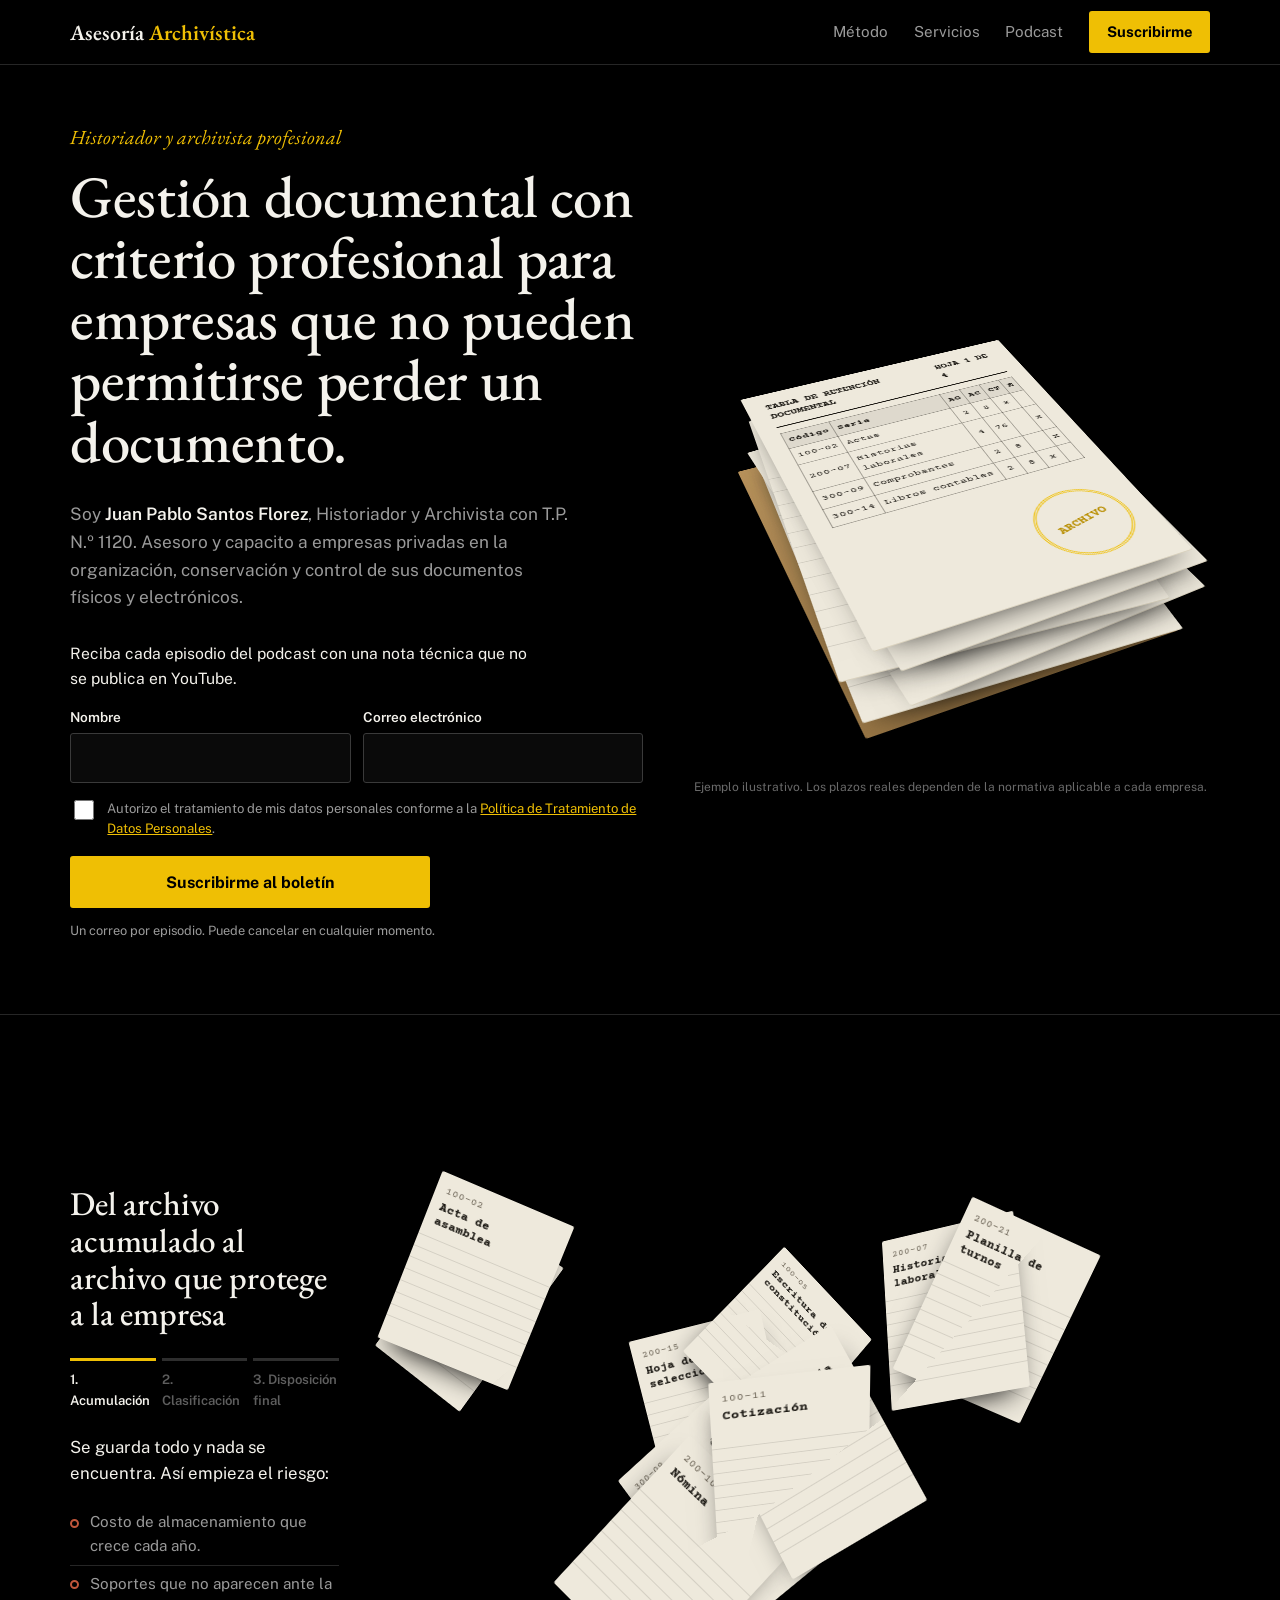
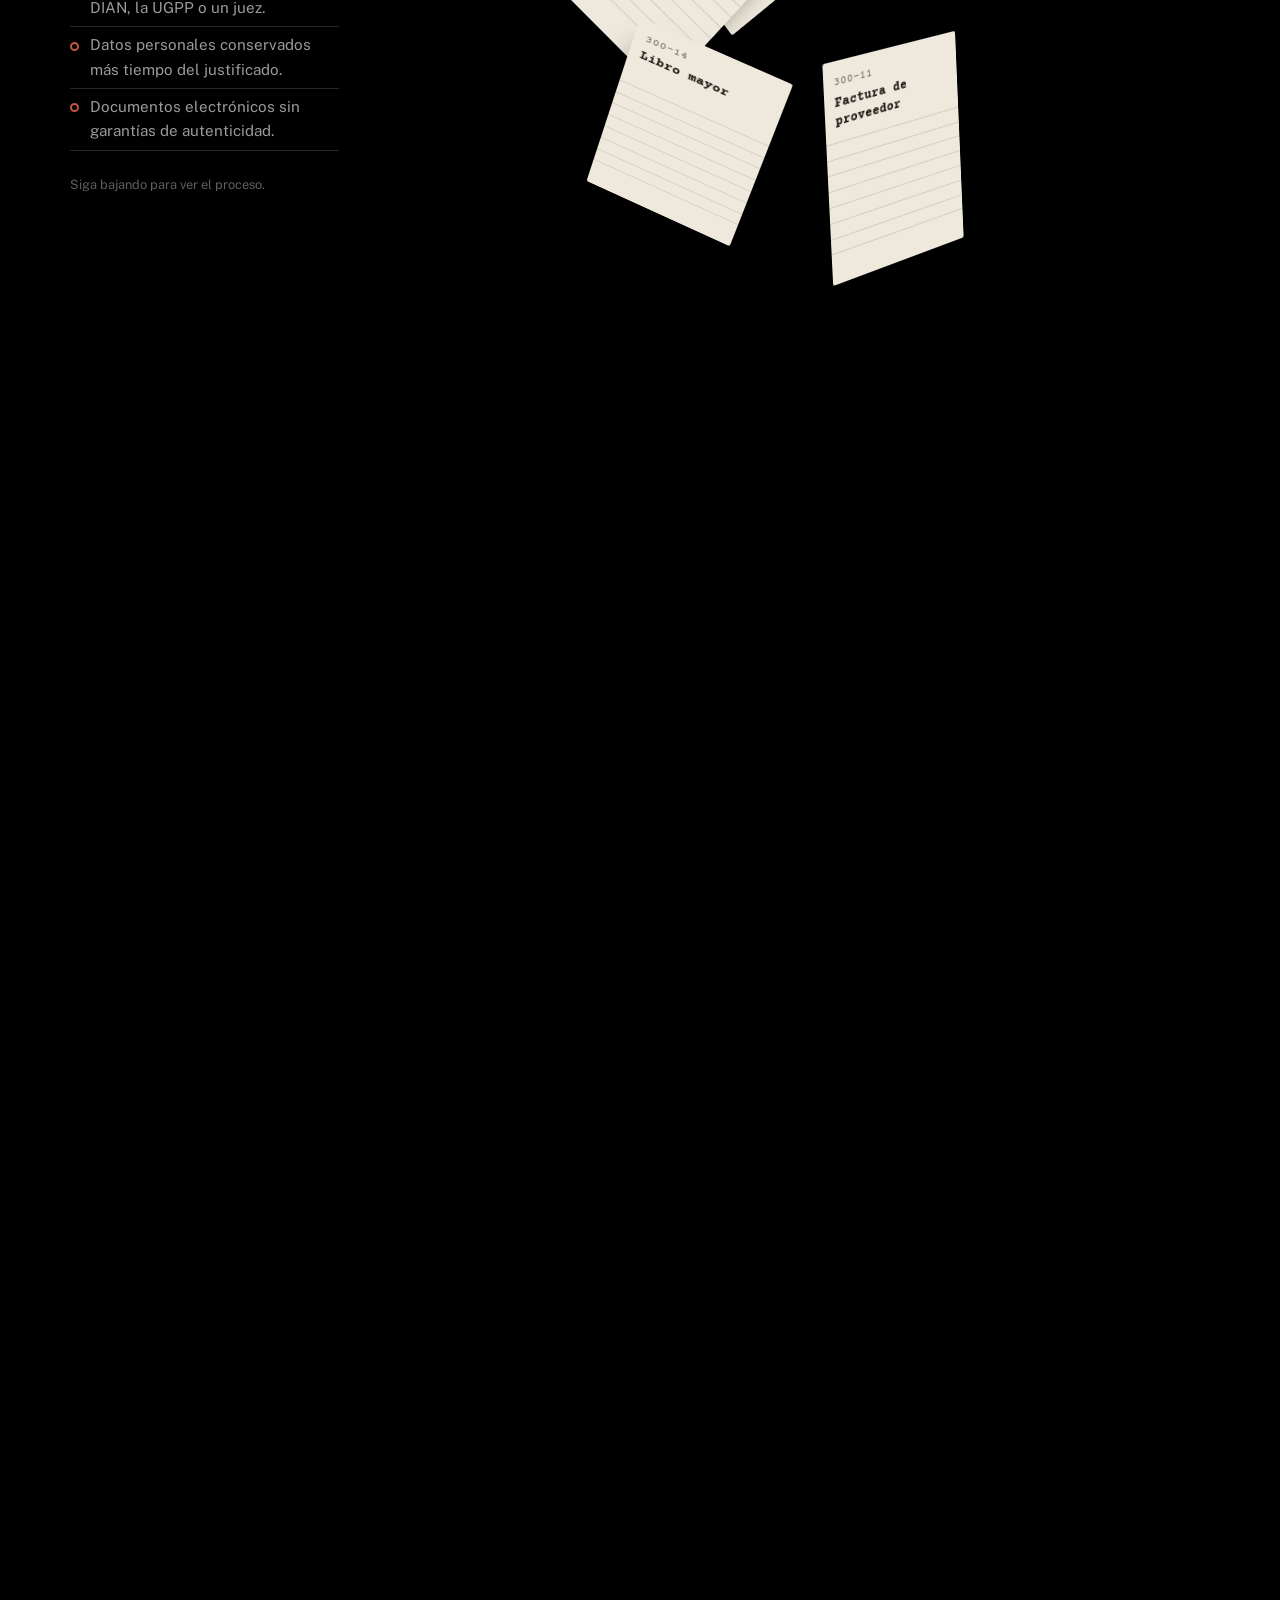
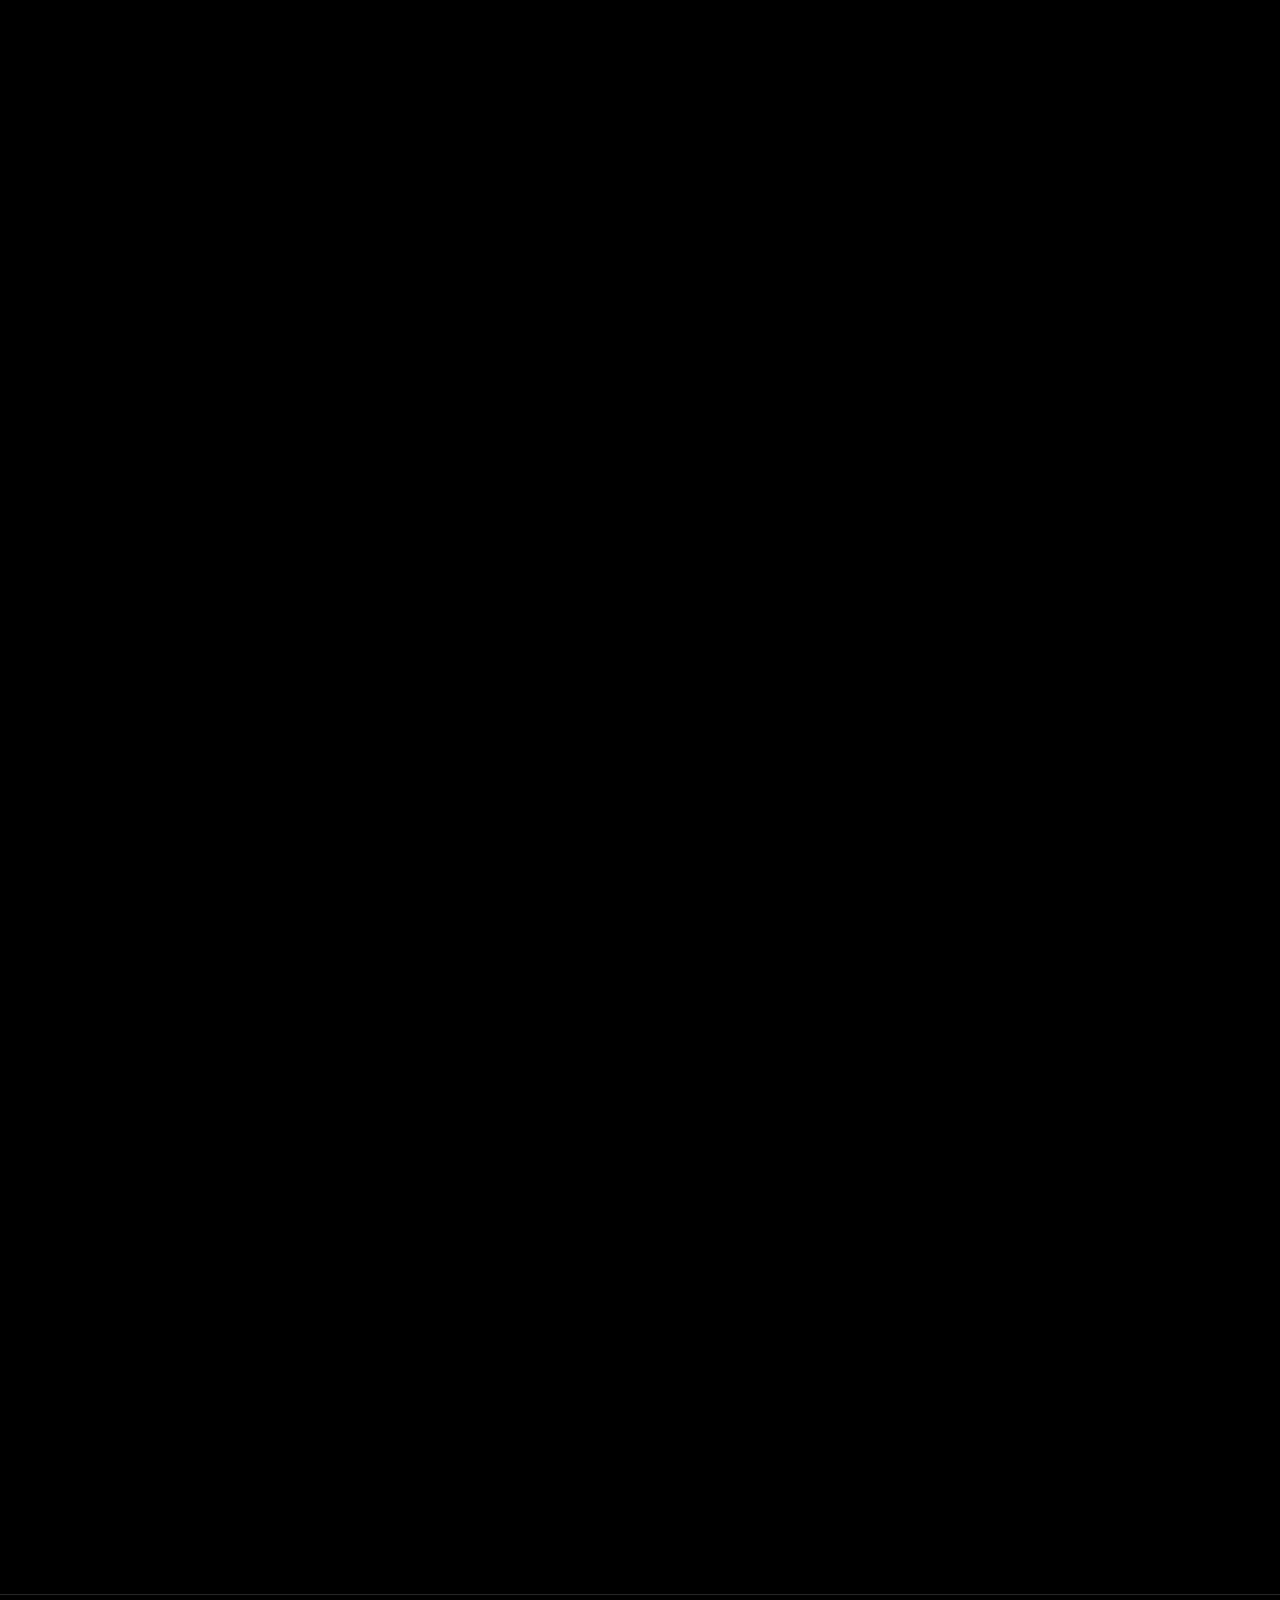
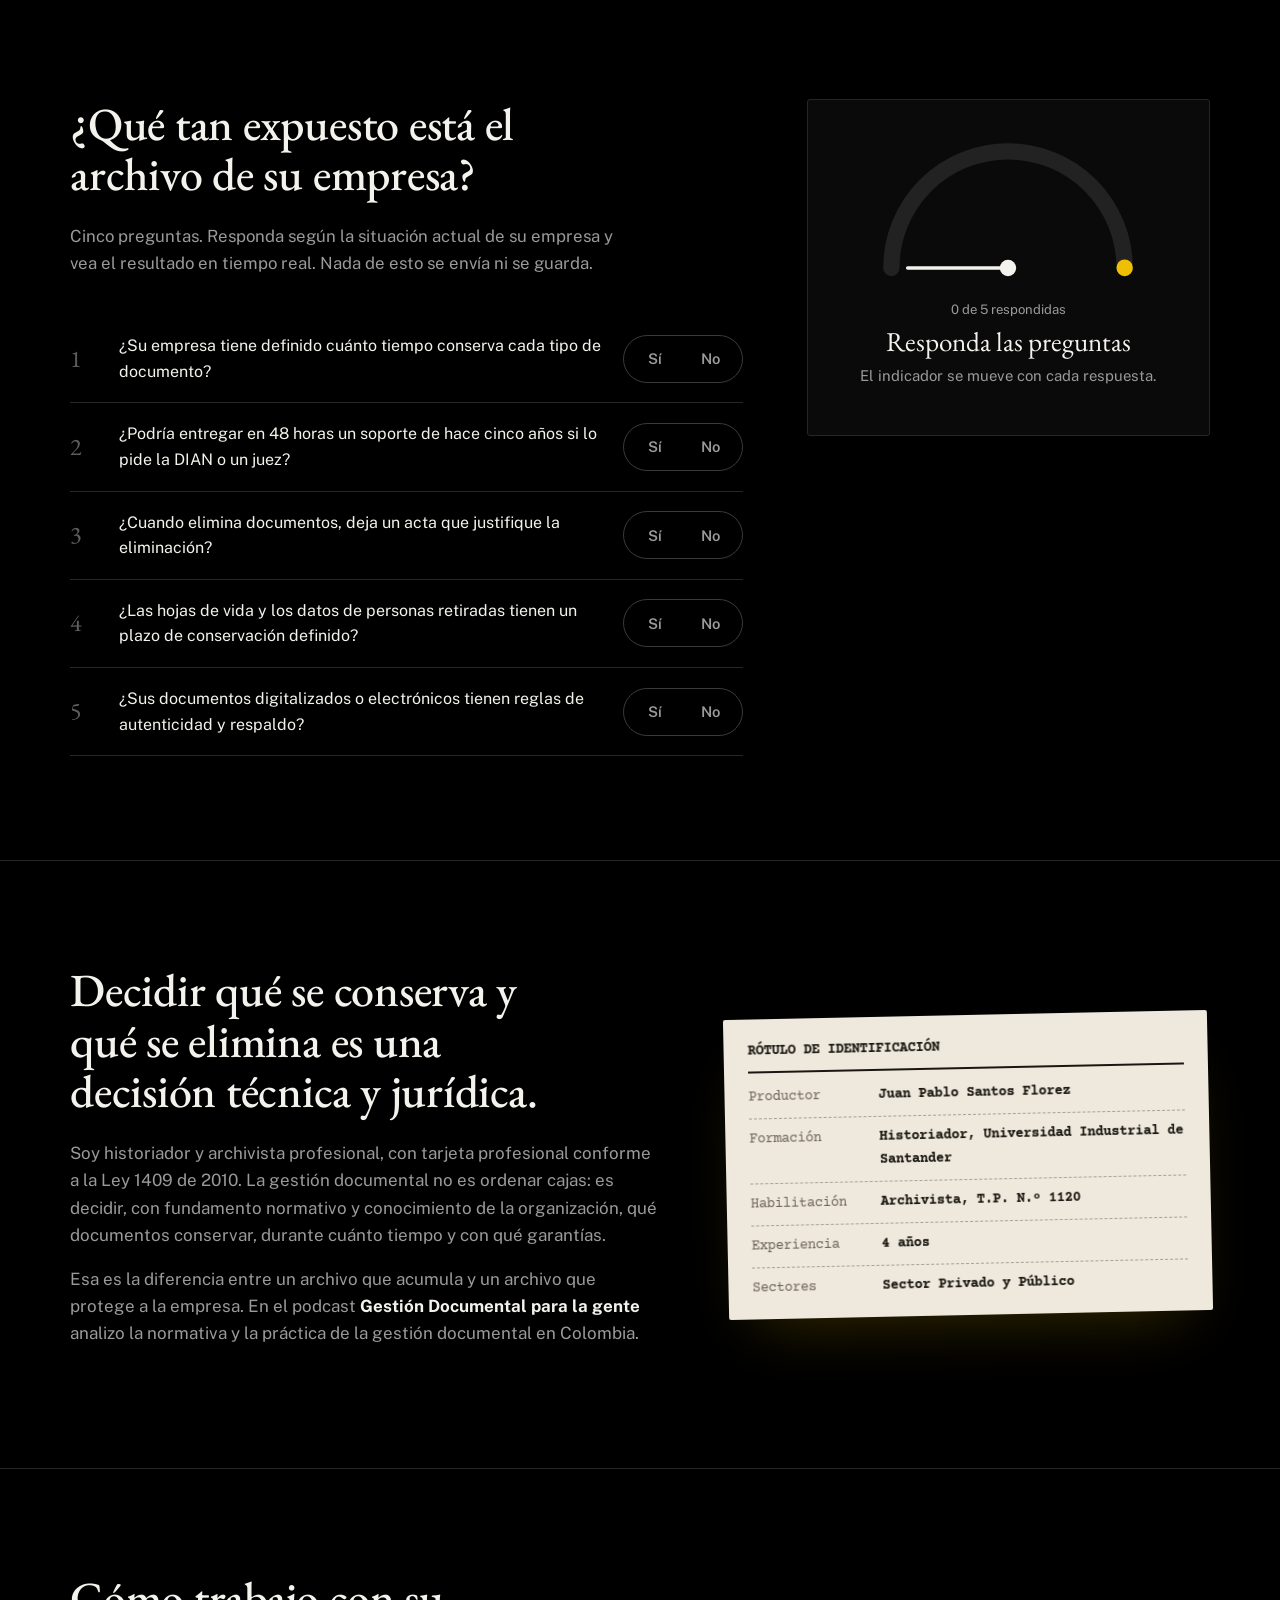
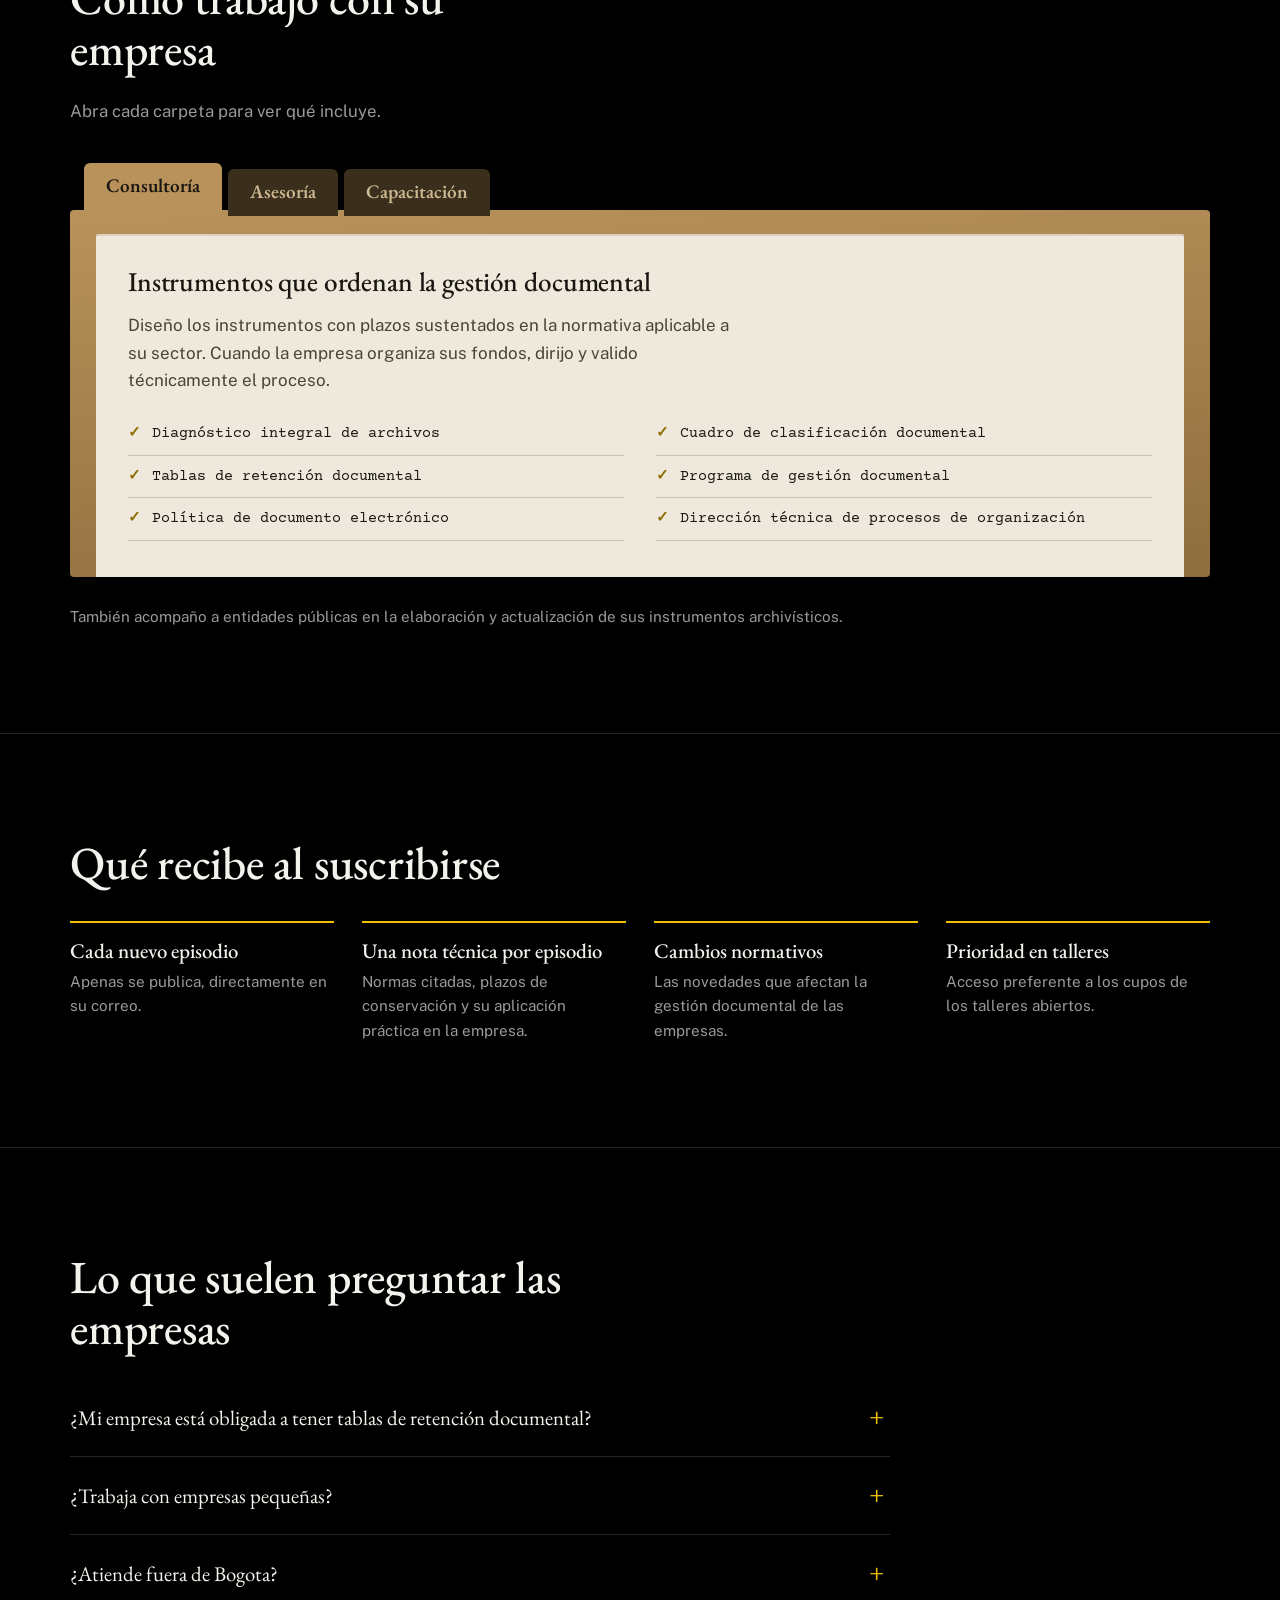
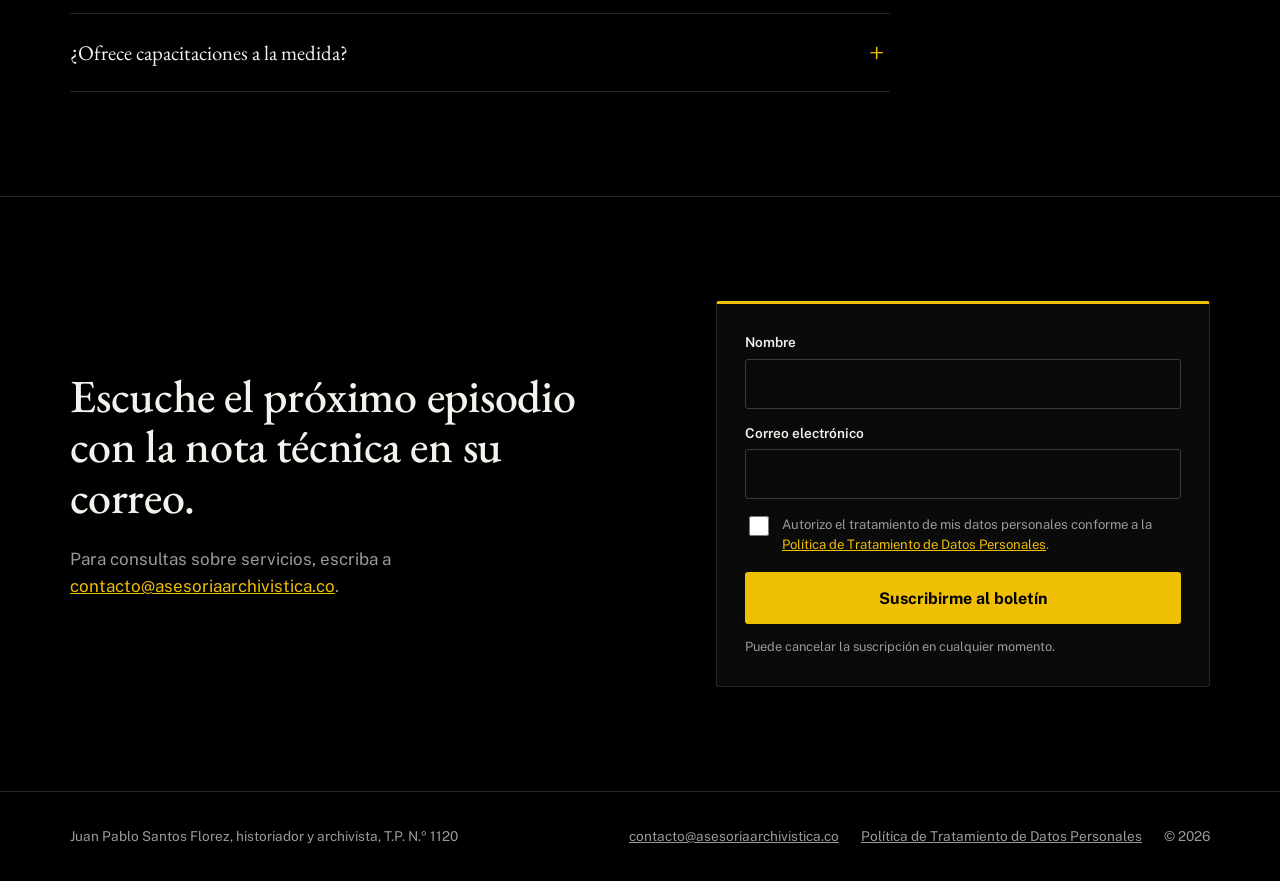
<file: index.html>
<!doctype html>
<html lang="es-CO">
<head>
  <meta charset="utf-8">
  <meta name="viewport" content="width=device-width, initial-scale=1">
  <title>Asesoría Archivística | Gestión documental para empresas</title>
  <meta name="description" content="Consultoría, asesoría y capacitación en gestión documental para empresas privadas, a cargo de un historiador y archivista profesional. Suscríbase al boletín y reciba cada episodio con su nota técnica.">
  <link rel="canonical" href="https://asesoriaarchivistica.co/">

  <meta property="og:type" content="website">
  <meta property="og:url" content="https://asesoriaarchivistica.co/">
  <meta property="og:title" content="Asesoría Archivística | Gestión documental para empresas">
  <meta property="og:description" content="Consultoría, asesoría y capacitación en gestión documental, a cargo de un historiador y archivista profesional.">
  <!-- <meta property="og:image" content="https://asesoriaarchivistica.co/og.jpg"> (1200x630 px, opcional) -->

  <meta name="theme-color" content="#000000">
  <link rel="preconnect" href="https://fonts.googleapis.com">
  <link rel="preconnect" href="https://fonts.gstatic.com" crossorigin>
  <link href="https://fonts.googleapis.com/css2?family=Courier+Prime:wght@400;700&family=EB+Garamond:ital,wght@0,500;0,600;1,500&family=Public+Sans:wght@400;500;600;700&display=swap" rel="stylesheet">
  <link rel="stylesheet" href="styles.css">
</head>
<body>

  <div class="progreso" aria-hidden="true"><span class="progreso__barra"></span></div>

  <!-- ===================== ENCABEZADO ===================== -->
  <header class="encabezado">
    <div class="contenedor">
      <a class="marca" href="#inicio">Asesoría <span>Archivística</span></a>
      <nav class="nav" aria-label="Principal">
        <a href="#ciclo">Método</a>
        <a href="#servicios">Servicios</a>
        <a href="#boletin">Podcast</a>
        <a class="boton boton--chico" href="#suscripcion">Suscribirme</a>
      </nav>
    </div>
  </header>

  <main id="inicio">

    <!-- ===================== 1. HERO ===================== -->
    <section class="hero">
      <div class="contenedor hero__rejilla">
        <div class="hero__texto">
          <p class="hero__kicker">Historiador y archivista profesional</p>
          <h1>Gestión documental con criterio profesional para empresas que no pueden permitirse perder un documento.</h1>
          <p class="hero__sub">
            Soy <strong>Juan Pablo Santos Florez</strong>, Historiador y Archivista con T.P. N.º 1120. Asesoro y capacito
            a empresas privadas en la organización, conservación y control de sus documentos físicos y electrónicos.
          </p>

          <form class="form-ml form-ml--linea" id="suscripcion" action="https://assets.mailerlite.com/jsonp/2706443/forms/201145862272845823/subscribe" method="post">
            <p class="form-ml__titulo">Reciba cada episodio del podcast con una nota técnica que no se publica en YouTube.</p>
            <div class="form-ml__campos">
              <div class="campo">
                <label for="nombre-1">Nombre</label>
                <input id="nombre-1" type="text" name="fields[name]" autocomplete="given-name" required>
              </div>
              <div class="campo">
                <label for="correo-1">Correo electrónico</label>
                <input id="correo-1" type="email" name="fields[email]" autocomplete="email" inputmode="email" required>
              </div>
            </div>
            <label class="consentimiento">
              <input type="checkbox" name="fields[autorizacion_datos]" value="Si" required>
              <span>Autorizo el tratamiento de mis datos personales conforme a la <a href="politica-datos.html" target="_blank" rel="noopener">Política de Tratamiento de Datos Personales</a>.</span>
            </label>
            <div class="trampa" aria-hidden="true">
              <label>No llenar este campo <input type="text" name="website" tabindex="-1" autocomplete="off"></label>
            </div>
            <input type="hidden" name="ml-submit" value="1">
            <input type="hidden" name="anticsrf" value="true">
            <button class="boton" type="submit">Suscribirme al boletín</button>
            <p class="mensaje-error" role="alert">No fue posible completar la suscripción. Intente de nuevo en unos minutos.</p>
            <p class="microtexto">Un correo por episodio. Puede cancelar en cualquier momento.</p>
          </form>
        </div>

        <!-- Pila documental 3D: reacciona al puntero -->
        <div class="pila" aria-hidden="true">
          <div class="pila__escena">
            <div class="pila__carpeta"></div>
            <div class="hoja hoja--5"><span class="hoja__codigo">200-07</span><span class="hoja__titulo">Historia laboral</span></div>
            <div class="hoja hoja--4"><span class="hoja__codigo">300-14</span><span class="hoja__titulo">Libro mayor</span></div>
            <div class="hoja hoja--3"><span class="hoja__codigo">100-02</span><span class="hoja__titulo">Acta de asamblea</span></div>
            <div class="hoja hoja--2"><span class="hoja__codigo">300-09</span><span class="hoja__titulo">Comprobante de egreso</span></div>
            <div class="hoja hoja--1 hoja--trd">
              <div class="trd__cabeza">
                <span>Tabla de retención documental</span>
                <span>Hoja 1 de 4</span>
              </div>
              <table class="trd__tabla">
                <thead><tr><th>Código</th><th>Serie</th><th>AG</th><th>AC</th><th>CT</th><th>E</th></tr></thead>
                <tbody>
                  <tr><td>100-02</td><td>Actas</td><td>2</td><td>8</td><td>x</td><td></td></tr>
                  <tr><td>200-07</td><td>Historias laborales</td><td>4</td><td>76</td><td></td><td>x</td></tr>
                  <tr><td>300-09</td><td>Comprobantes</td><td>2</td><td>8</td><td></td><td>x</td></tr>
                  <tr><td>300-14</td><td>Libros contables</td><td>2</td><td>8</td><td>x</td><td></td></tr>
                </tbody>
              </table>
              <span class="hoja__sello">Archivo</span>
            </div>
          </div>
          <p class="pila__nota">Ejemplo ilustrativo. Los plazos reales dependen de la normativa aplicable a cada empresa.</p>
        </div>
      </div>
    </section>

    <!-- ===================== 2. CICLO VITAL (scroll narrativo) ===================== -->
    <section class="ciclo" id="ciclo" aria-labelledby="ciclo-titulo">
      <div class="ciclo__fijo">
        <div class="ciclo__panel">
          <h2 id="ciclo-titulo">Del archivo acumulado al archivo que protege a la empresa</h2>
          <ol class="ciclo__pasos">
            <li class="ciclo__paso activo" data-paso="0">Acumulación</li>
            <li class="ciclo__paso" data-paso="1">Clasificación</li>
            <li class="ciclo__paso" data-paso="2">Disposición final</li>
          </ol>
          <div class="ciclo__textos">
            <div class="ciclo__texto activo" data-paso="0">
              <p>Se guarda todo y nada se encuentra. Así empieza el riesgo:</p>
              <ul class="ciclo__riesgos">
                <li>Costo de almacenamiento que crece cada año.</li>
                <li>Soportes que no aparecen ante la DIAN, la UGPP o un juez.</li>
                <li>Datos personales conservados más tiempo del justificado.</li>
                <li>Documentos electrónicos sin garantías de autenticidad.</li>
              </ul>
            </div>
            <div class="ciclo__texto" data-paso="1">
              <p>Cada documento pertenece a una serie documental. Cada serie tiene un código, un responsable y un plazo de retención sustentado en la norma.</p>
            </div>
            <div class="ciclo__texto" data-paso="2">
              <p>Cumplido el plazo, se conserva lo que tiene valor permanente y se elimina, con acta y soporte técnico, lo que ya cumplió su función.</p>
              <p class="ciclo__cierre">Ese criterio es el que diseño con cada empresa.</p>
            </div>
          </div>
          <p class="ciclo__ayuda">Siga bajando para ver el proceso.</p>
        </div>

        <div class="ciclo__escena" aria-hidden="true">
          <div class="ciclo__mundo">
            <div class="ciclo__caja"></div>
            <span class="ciclo__etiqueta" data-etiqueta="col-0">Gerencia</span>
            <span class="ciclo__etiqueta" data-etiqueta="col-1">Gestión humana</span>
            <span class="ciclo__etiqueta" data-etiqueta="col-2">Contabilidad</span>
            <span class="ciclo__etiqueta ciclo__etiqueta--oro" data-etiqueta="conserva">Conservación total</span>
            <span class="ciclo__etiqueta" data-etiqueta="elimina">Eliminación con acta</span>
          </div>
        </div>
      </div>
    </section>

    <!-- ===================== 3. DIAGNÓSTICO INTERACTIVO ===================== -->
    <section class="seccion diagnostico" id="diagnostico">
      <div class="contenedor diagnostico__rejilla">
        <div>
          <h2>¿Qué tan expuesto está el archivo de su empresa?</h2>
          <p class="seccion__lead">Cinco preguntas. Responda según la situación actual de su empresa y vea el resultado en tiempo real. Nada de esto se envía ni se guarda.</p>

          <ol class="preguntas">
            <li class="pregunta">
              <p>¿Su empresa tiene definido cuánto tiempo conserva cada tipo de documento?</p>
              <div class="pregunta__opciones" role="group" aria-label="Respuesta">
                <button type="button" data-valor="si" aria-pressed="false">Sí</button>
                <button type="button" data-valor="no" aria-pressed="false">No</button>
              </div>
            </li>
            <li class="pregunta">
              <p>¿Podría entregar en 48 horas un soporte de hace cinco años si lo pide la DIAN o un juez?</p>
              <div class="pregunta__opciones" role="group" aria-label="Respuesta">
                <button type="button" data-valor="si" aria-pressed="false">Sí</button>
                <button type="button" data-valor="no" aria-pressed="false">No</button>
              </div>
            </li>
            <li class="pregunta">
              <p>¿Cuando elimina documentos, deja un acta que justifique la eliminación?</p>
              <div class="pregunta__opciones" role="group" aria-label="Respuesta">
                <button type="button" data-valor="si" aria-pressed="false">Sí</button>
                <button type="button" data-valor="no" aria-pressed="false">No</button>
              </div>
            </li>
            <li class="pregunta">
              <p>¿Las hojas de vida y los datos de personas retiradas tienen un plazo de conservación definido?</p>
              <div class="pregunta__opciones" role="group" aria-label="Respuesta">
                <button type="button" data-valor="si" aria-pressed="false">Sí</button>
                <button type="button" data-valor="no" aria-pressed="false">No</button>
              </div>
            </li>
            <li class="pregunta">
              <p>¿Sus documentos digitalizados o electrónicos tienen reglas de autenticidad y respaldo?</p>
              <div class="pregunta__opciones" role="group" aria-label="Respuesta">
                <button type="button" data-valor="si" aria-pressed="false">Sí</button>
                <button type="button" data-valor="no" aria-pressed="false">No</button>
              </div>
            </li>
          </ol>
        </div>

        <aside class="medidor" aria-live="polite">
          <svg class="medidor__svg" viewBox="0 0 240 140" role="img" aria-label="Indicador de exposición documental">
            <path class="medidor__fondo" d="M20 120 A100 100 0 0 1 220 120" />
            <path class="medidor__arco" d="M20 120 A100 100 0 0 1 220 120" pathLength="100" />
            <g class="medidor__aguja"><line x1="120" y1="120" x2="120" y2="34" /><circle cx="120" cy="120" r="7" /></g>
          </svg>
          <p class="medidor__conteo"><span data-respondidas>0</span> de 5 respondidas</p>
          <p class="medidor__nivel" data-nivel>Responda las preguntas</p>
          <p class="medidor__texto" data-texto>El indicador se mueve con cada respuesta.</p>
          <a class="boton boton--borde medidor__cta" href="#suscripcion" hidden>Recibir las notas técnicas</a>
        </aside>
      </div>
    </section>

    <!-- ===================== 4. AUTORIDAD ===================== -->
    <section class="seccion autoridad">
      <div class="contenedor autoridad__rejilla">
        <div>
          <h2>Decidir qué se conserva y qué se elimina es una decisión técnica y jurídica.</h2>
          <p>Soy historiador y archivista profesional, con tarjeta profesional conforme a la Ley 1409 de 2010. La gestión documental no es ordenar cajas: es decidir, con fundamento normativo y conocimiento de la organización, qué documentos conservar, durante cuánto tiempo y con qué garantías.</p>
          <p>Esa es la diferencia entre un archivo que acumula y un archivo que protege a la empresa. En el podcast <strong>Gestión Documental para la gente</strong> analizo la normativa y la práctica de la gestión documental en Colombia.</p>
        </div>

        <dl class="rotulo">
          <div class="rotulo__cabeza">Rótulo de identificación</div>
          <div class="rotulo__fila"><dt>Productor</dt><dd>Juan Pablo Santos Florez</dd></div>
          <div class="rotulo__fila"><dt>Formación</dt><dd>Historiador, Universidad Industrial de Santander</dd></div>
          <div class="rotulo__fila"><dt>Habilitación</dt><dd>Archivista, T.P. N.º 1120</dd></div>
          <div class="rotulo__fila"><dt>Experiencia</dt><dd>4 años</dd></div>
          <div class="rotulo__fila"><dt>Sectores</dt><dd>Sector Privado y Público</dd></div>
        </dl>
      </div>
    </section>

    <!-- ===================== 5. SERVICIOS (carpetas) ===================== -->
    <section class="seccion servicios" id="servicios">
      <div class="contenedor">
        <h2>Cómo trabajo con su empresa</h2>
        <p class="seccion__lead">Abra cada carpeta para ver qué incluye.</p>

        <div class="carpetas">
          <div class="carpetas__pestanas" role="tablist" aria-label="Servicios">
            <button class="pestana" role="tab" id="tab-consultoria" aria-controls="panel-consultoria" aria-selected="true">Consultoría</button>
            <button class="pestana" role="tab" id="tab-asesoria" aria-controls="panel-asesoria" aria-selected="false" tabindex="-1">Asesoría</button>
            <button class="pestana" role="tab" id="tab-capacitacion" aria-controls="panel-capacitacion" aria-selected="false" tabindex="-1">Capacitación</button>
          </div>

          <div class="carpeta" role="tabpanel" id="panel-consultoria" aria-labelledby="tab-consultoria">
            <div class="carpeta__hoja">
              <h3>Instrumentos que ordenan la gestión documental</h3>
              <p>Diseño los instrumentos con plazos sustentados en la normativa aplicable a su sector. Cuando la empresa organiza sus fondos, dirijo y valido técnicamente el proceso.</p>
              <ul>
                <li>Diagnóstico integral de archivos</li>
                <li>Cuadro de clasificación documental</li>
                <li>Tablas de retención documental</li>
                <li>Programa de gestión documental</li>
                <li>Política de documento electrónico</li>
                <li>Dirección técnica de procesos de organización</li>
              </ul>
            </div>
          </div>

          <div class="carpeta" role="tabpanel" id="panel-asesoria" aria-labelledby="tab-asesoria" hidden>
            <div class="carpeta__hoja">
              <h3>Acompañamiento continuo a su equipo</h3>
              <p>Resolvemos casos concretos a medida que se presentan, con criterio técnico y respaldo normativo.</p>
              <ul>
                <li>Qué se puede eliminar y cómo soportarlo</li>
                <li>Respuesta a requerimientos y auditorías</li>
                <li>Conservación de documentos electrónicos como prueba</li>
                <li>Retención documental y protección de datos personales</li>
              </ul>
            </div>
          </div>

          <div class="carpeta" role="tabpanel" id="panel-capacitacion" aria-labelledby="tab-capacitacion" hidden>
            <div class="carpeta__hoja">
              <h3>Formación práctica para quienes producen los documentos</h3>
              <p>Capacitaciones en la empresa o talleres abiertos virtuales, diseñados según el sector, los cargos y los procesos.</p>
              <ul>
                <li>Responsables de archivo y gestión documental</li>
                <li>Talento humano</li>
                <li>Áreas contable y jurídica</li>
                <li>Talleres abiertos virtuales</li>
              </ul>
            </div>
          </div>
        </div>

        <p class="nota-publico">También acompaño a entidades públicas en la elaboración y actualización de sus instrumentos archivísticos.</p>
      </div>
    </section>

    <!-- ===================== 6. BOLETÍN ===================== -->
    <section class="seccion boletin" id="boletin">
      <div class="contenedor">
        <h2>Qué recibe al suscribirse</h2>
        <ul class="beneficios">
          <li><strong>Cada nuevo episodio</strong>Apenas se publica, directamente en su correo.</li>
          <li><strong>Una nota técnica por episodio</strong>Normas citadas, plazos de conservación y su aplicación práctica en la empresa.</li>
          <li><strong>Cambios normativos</strong>Las novedades que afectan la gestión documental de las empresas.</li>
          <li><strong>Prioridad en talleres</strong>Acceso preferente a los cupos de los talleres abiertos.</li>
        </ul>
      </div>
    </section>

    <!-- ===================== 7. PREGUNTAS FRECUENTES ===================== -->
    <section class="seccion faq-seccion">
      <div class="contenedor">
        <h2>Lo que suelen preguntar las empresas</h2>
        <div class="faq">
          <details>
            <summary>¿Mi empresa está obligada a tener tablas de retención documental?</summary>
            <p>No en los mismos términos que una entidad pública, pero sí está obligada a conservar sus libros, soportes contables, tributarios y laborales durante plazos legales. Una tabla de retención es la forma ordenada de cumplir esas obligaciones y de eliminar con respaldo lo que ya no se necesita.</p>
          </details>
          <details>
            <summary>¿Trabaja con empresas pequeñas?</summary>
            <p>Sí. El alcance del trabajo se ajusta al volumen documental y a los riesgos de cada empresa.</p>
          </details>
          <details>
            <summary>¿Atiende fuera de Bogota?</summary>
            <p>Si MODALIDAD: PRESENCIAL, REMOTA O MIXTA.</p>
          </details>
          <details>
            <summary>¿Ofrece capacitaciones a la medida?</summary>
            <p>Sí. Se diseñan según el sector, los cargos y los procesos de cada empresa.</p>
          </details>
        </div>
      </div>
    </section>

    <!-- ===================== 8. CIERRE ===================== -->
    <section class="seccion cierre">
      <div class="contenedor cierre__rejilla">
        <div>
          <h2>Escuche el próximo episodio con la nota técnica en su correo.</h2>
          <p class="contacto-discreto">Para consultas sobre servicios, escriba a <a href="mailto:contacto@asesoriaarchivistica.co">contacto@asesoriaarchivistica.co</a>.</p>
        </div>

        <form class="form-ml form-ml--tarjeta" action="https://assets.mailerlite.com/jsonp/2706443/forms/201145862272845823/subscribe" method="post">
          <div class="campo">
            <label for="nombre-2">Nombre</label>
            <input id="nombre-2" type="text" name="fields[name]" autocomplete="given-name" required>
          </div>
          <div class="campo">
            <label for="correo-2">Correo electrónico</label>
            <input id="correo-2" type="email" name="fields[email]" autocomplete="email" inputmode="email" required>
          </div>
          <label class="consentimiento">
            <input type="checkbox" name="fields[autorizacion_datos]" value="Si" required>
            <span>Autorizo el tratamiento de mis datos personales conforme a la <a href="politica-datos.html" target="_blank" rel="noopener">Política de Tratamiento de Datos Personales</a>.</span>
          </label>
          <div class="trampa" aria-hidden="true">
            <label>No llenar este campo <input type="text" name="website" tabindex="-1" autocomplete="off"></label>
          </div>
          <input type="hidden" name="ml-submit" value="1">
          <input type="hidden" name="anticsrf" value="true">
          <button class="boton" type="submit">Suscribirme al boletín</button>
          <p class="mensaje-error" role="alert">No fue posible completar la suscripción. Intente de nuevo en unos minutos.</p>
          <p class="microtexto">Puede cancelar la suscripción en cualquier momento.</p>
        </form>
      </div>
    </section>

  </main>

  <footer class="pie">
    <div class="contenedor">
      <span>Juan Pablo Santos Florez, historiador y archivista, T.P. N.º 1120</span>
      <span>
        <a href="mailto:contacto@asesoriaarchivistica.co">contacto@asesoriaarchivistica.co</a>
        <a href="politica-datos.html">Política de Tratamiento de Datos Personales</a>
        <span>© 2026</span>
      </span>
    </div>
  </footer>

  <script src="script.js"></script>
</body>
</html>
</file>
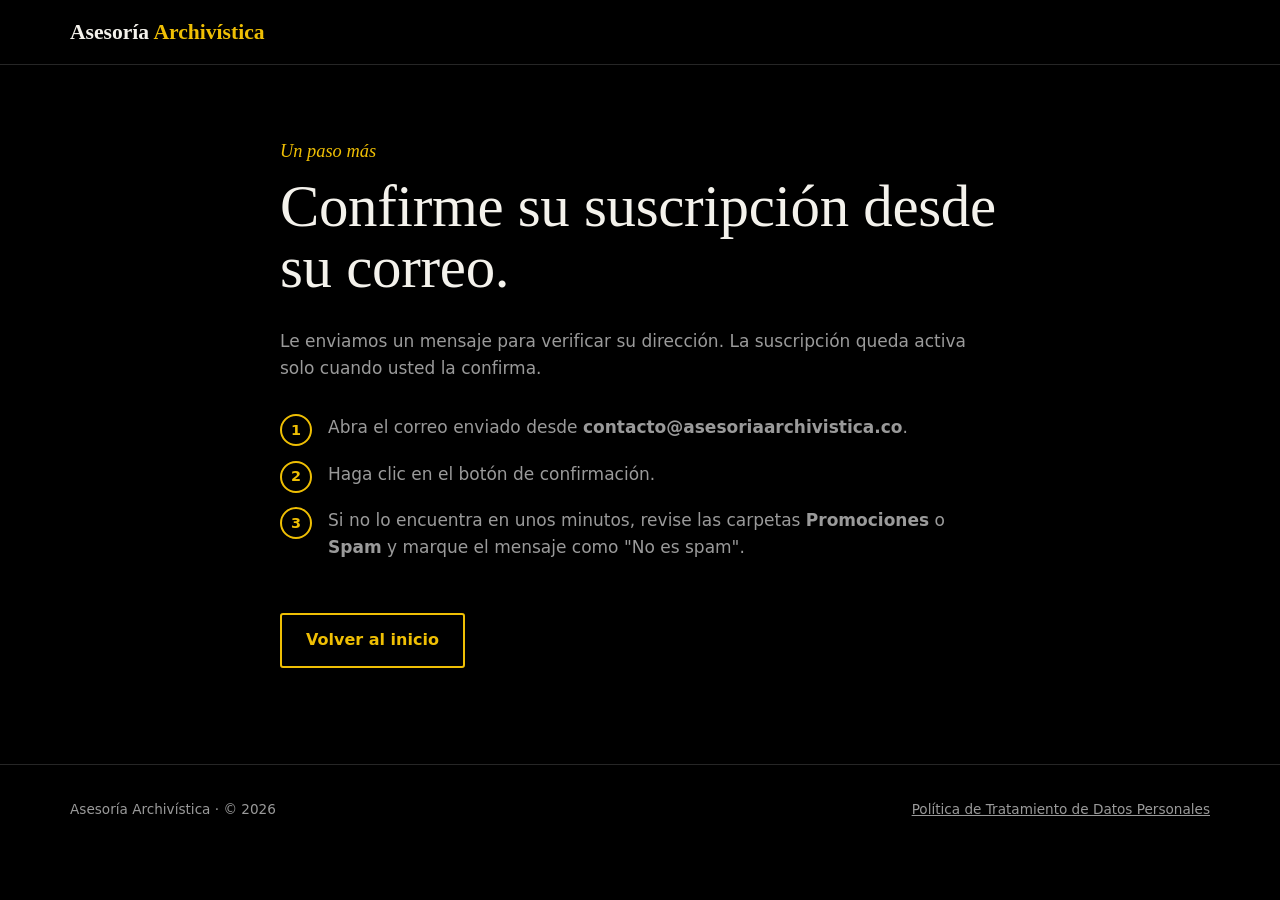
<file: gracias.html>
<!doctype html>
<html lang="es-CO">
<head>
  <meta charset="utf-8">
  <meta name="viewport" content="width=device-width, initial-scale=1">
  <title>Confirme su suscripción · Asesoría Archivística</title>
  <meta name="robots" content="noindex">
  <meta name="theme-color" content="#000000">
  <link rel="preconnect" href="https://fonts.googleapis.com">
  <link rel="preconnect" href="https://fonts.gstatic.com" crossorigin>
  <link href="https://fonts.googleapis.com/css2?family=Inter:wght@400;600;700&family=Source+Serif+4:opsz,wght@8..60,600&display=swap" rel="stylesheet">
  <link rel="stylesheet" href="styles.css">
</head>
<body>
  <header class="encabezado">
    <div class="contenedor">
      <a class="marca" href="index.html">Asesoría <span>Archivística</span></a>
    </div>
  </header>

  <main class="pagina-simple">
    <div class="contenedor confirmacion">
      <span class="antetitulo">Un paso más</span>
      <h1>Confirme su suscripción desde su correo.</h1>
      <p>Le enviamos un mensaje para verificar su dirección. La suscripción queda activa solo cuando usted la confirma.</p>

      <ol class="pasos">
        <li>Abra el correo enviado desde <strong>contacto@asesoriaarchivistica.co</strong>.</li>
        <li>Haga clic en el botón de confirmación.</li>
        <li>Si no lo encuentra en unos minutos, revise las carpetas <strong>Promociones</strong> o <strong>Spam</strong> y marque el mensaje como "No es spam".</li>
      </ol>

      <a class="boton boton--borde" href="index.html">Volver al inicio</a>
    </div>
  </main>

  <footer class="pie">
    <div class="contenedor">
      <span>Asesoría Archivística · © 2026</span>
      <a href="politica-datos.html">Política de Tratamiento de Datos Personales</a>
    </div>
  </footer>
</body>
</html>
</file>
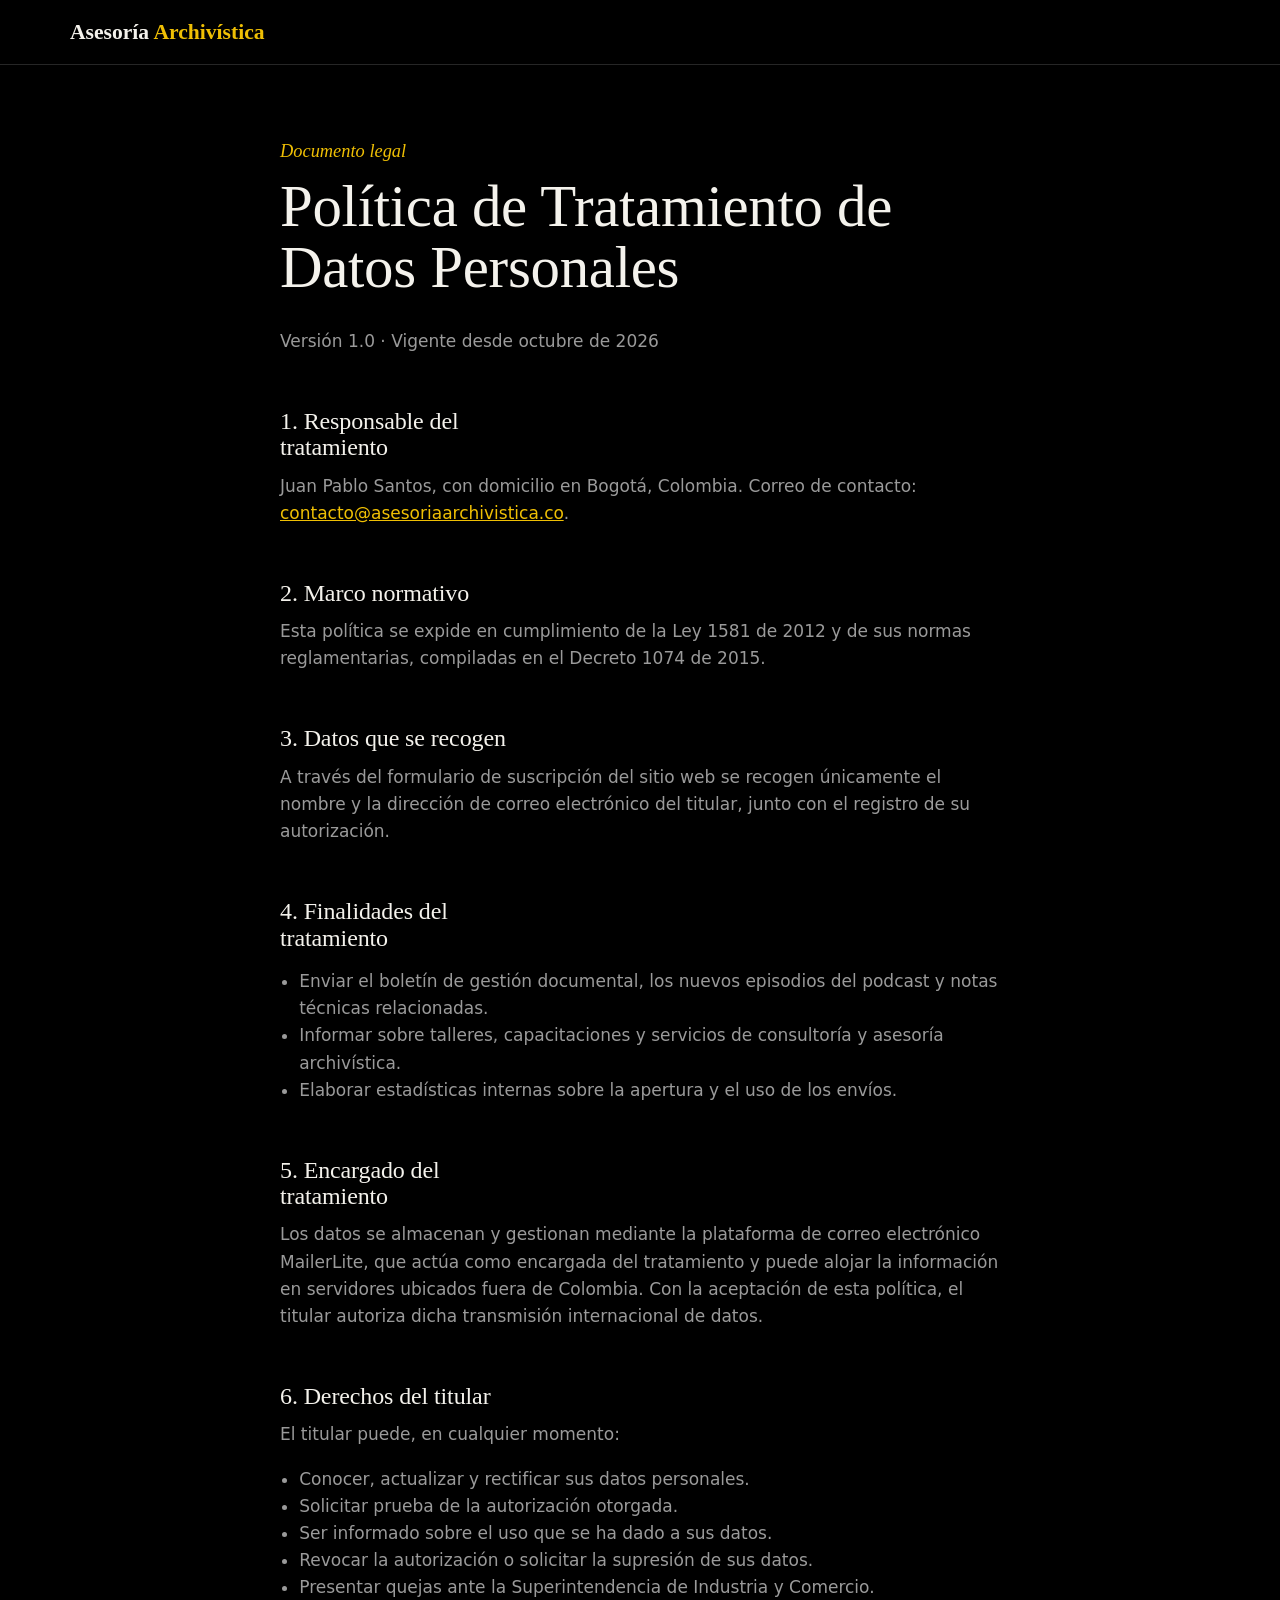
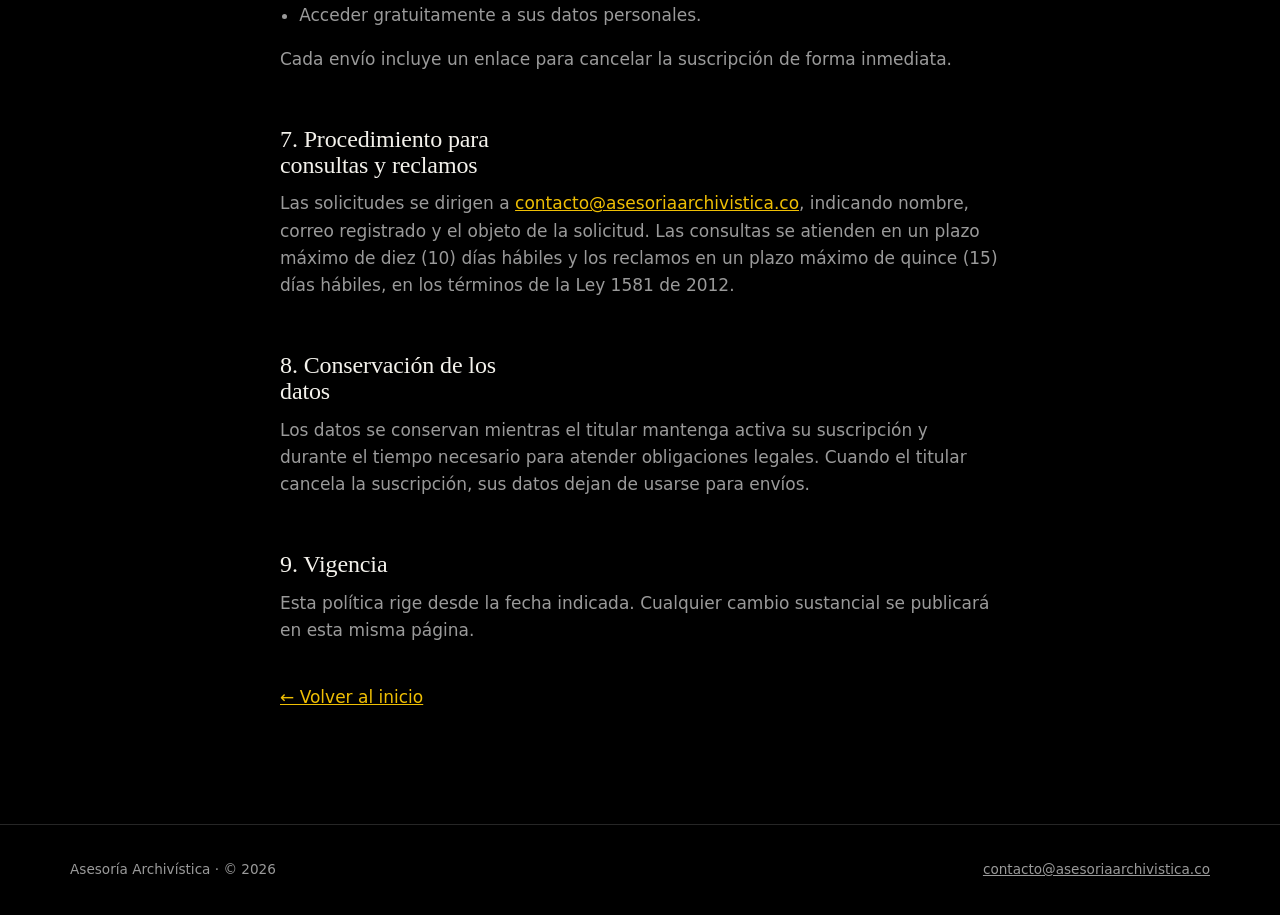
<file: politica-datos.html>
<!doctype html>
<html lang="es-CO">
<head>
  <meta charset="utf-8">
  <meta name="viewport" content="width=device-width, initial-scale=1">
  <title>Política de Tratamiento de Datos · Asesoría Archivística</title>
  <meta name="theme-color" content="#000000">
  <link rel="preconnect" href="https://fonts.googleapis.com">
  <link rel="preconnect" href="https://fonts.gstatic.com" crossorigin>
  <link href="https://fonts.googleapis.com/css2?family=Inter:wght@400;600;700&family=Source+Serif+4:opsz,wght@8..60,600&display=swap" rel="stylesheet">
  <link rel="stylesheet" href="styles.css">
</head>
<body>
  <header class="encabezado">
    <div class="contenedor">
      <a class="marca" href="index.html">Asesoría <span>Archivística</span></a>
    </div>
  </header>

  <!-- PLANTILLA: complete los datos entre corchetes y haga revisar el texto por un abogado antes de publicarlo. -->
  <main class="pagina-simple">
    <div class="contenedor">
      <span class="antetitulo">Documento legal</span>
      <h1>Política de Tratamiento de Datos Personales</h1>
      <p>Versión 1.0 · Vigente desde octubre de 2026</p>

      <h2>1. Responsable del tratamiento</h2>
      <p>Juan Pablo Santos,  con domicilio en Bogotá, Colombia. Correo de contacto: <a href="mailto:contacto@asesoriaarchivistica.co">contacto@asesoriaarchivistica.co</a>.</p>

      <h2>2. Marco normativo</h2>
      <p>Esta política se expide en cumplimiento de la Ley 1581 de 2012 y de sus normas reglamentarias, compiladas en el Decreto 1074 de 2015.</p>

      <h2>3. Datos que se recogen</h2>
      <p>A través del formulario de suscripción del sitio web se recogen únicamente el nombre y la dirección de correo electrónico del titular, junto con el registro de su autorización.</p>

      <h2>4. Finalidades del tratamiento</h2>
      <ul>
        <li>Enviar el boletín de gestión documental, los nuevos episodios del podcast y notas técnicas relacionadas.</li>
        <li>Informar sobre talleres, capacitaciones y servicios de consultoría y asesoría archivística.</li>
        <li>Elaborar estadísticas internas sobre la apertura y el uso de los envíos.</li>
      </ul>

      <h2>5. Encargado del tratamiento</h2>
      <p>Los datos se almacenan y gestionan mediante la plataforma de correo electrónico MailerLite, que actúa como encargada del tratamiento y puede alojar la información en servidores ubicados fuera de Colombia. Con la aceptación de esta política, el titular autoriza dicha transmisión internacional de datos.</p>

      <h2>6. Derechos del titular</h2>
      <p>El titular puede, en cualquier momento:</p>
      <ul>
        <li>Conocer, actualizar y rectificar sus datos personales.</li>
        <li>Solicitar prueba de la autorización otorgada.</li>
        <li>Ser informado sobre el uso que se ha dado a sus datos.</li>
        <li>Revocar la autorización o solicitar la supresión de sus datos.</li>
        <li>Presentar quejas ante la Superintendencia de Industria y Comercio.</li>
        <li>Acceder gratuitamente a sus datos personales.</li>
      </ul>
      <p>Cada envío incluye un enlace para cancelar la suscripción de forma inmediata.</p>

      <h2>7. Procedimiento para consultas y reclamos</h2>
      <p>Las solicitudes se dirigen a <a href="mailto:contacto@asesoriaarchivistica.co">contacto@asesoriaarchivistica.co</a>, indicando nombre, correo registrado y el objeto de la solicitud. Las consultas se atienden en un plazo máximo de diez (10) días hábiles y los reclamos en un plazo máximo de quince (15) días hábiles, en los términos de la Ley 1581 de 2012.</p>

      <h2>8. Conservación de los datos</h2>
      <p>Los datos se conservan mientras el titular mantenga activa su suscripción y durante el tiempo necesario para atender obligaciones legales. Cuando el titular cancela la suscripción, sus datos dejan de usarse para envíos.</p>

      <h2>9. Vigencia</h2>
      <p>Esta política rige desde la fecha indicada. Cualquier cambio sustancial se publicará en esta misma página.</p>

      <p style="margin-top:2.5rem"><a href="index.html">← Volver al inicio</a></p>
    </div>
  </main>

  <footer class="pie">
    <div class="contenedor">
      <span>Asesoría Archivística · © 2026</span>
      <a href="mailto:contacto@asesoriaarchivistica.co">contacto@asesoriaarchivistica.co</a>
    </div>
  </footer>
</body>
</html>
</file>
<file: styles.css>
/* ==========================================================
   Asesoría Archivística — hoja de estilos v3
   Concepto: el archivo como objeto. Hojas, carpetas y rótulos
   en 3D sobre negro; el oro solo marca acciones y lo que se conserva.
   ========================================================== */

:root {
  --negro: #000000;
  --oro: #EFBF04;
  --oro-hover: #FFD23A;
  --papel: #EEE9DC;
  --papel-sombra: #D9D1BD;
  --kraft: #B8925A;
  --kraft-oscuro: #8E6D3E;
  --grafito: #9A9A9A;
  --linea: #262626;
  --texto: #F4F2EC;
  --tinta: #1A1712;

  --display: "EB Garamond", Garamond, "Times New Roman", serif;
  --sans: "Public Sans", system-ui, -apple-system, "Segoe UI", Roboto, sans-serif;
  --maquina: "Courier Prime", "Courier New", monospace;

  --ancho: 1180px;
  --radio: 3px;
  --enc: 64px;
}

*, *::before, *::after { box-sizing: border-box; }
[hidden] { display: none !important; }
section[id] { scroll-margin-top: var(--enc); }
html { scroll-behavior: smooth; -webkit-text-size-adjust: 100%; overflow-x: clip; }
body {
  margin: 0;
  background: var(--negro);
  color: var(--texto);
  font-family: var(--sans);
  font-size: 17px;
  line-height: 1.6;
  -webkit-font-smoothing: antialiased;
}
a { color: inherit; }
img { max-width: 100%; display: block; }
:focus-visible { outline: 2px solid var(--oro); outline-offset: 3px; }

.contenedor { width: 100%; max-width: var(--ancho); margin: 0 auto; padding: 0 20px; }

h1, h2, h3 { font-family: var(--display); font-weight: 500; margin: 0 0 0.5em; letter-spacing: -0.005em; }
h1 { font-size: clamp(2.3rem, 4.6vw, 3.9rem); line-height: 1.04; }
h2 { font-size: clamp(1.9rem, 3.6vw, 2.9rem); line-height: 1.1; max-width: 22ch; }
h3 { font-size: 1.5rem; line-height: 1.2; }
p { margin: 0 0 1em; }

/* Usada por gracias.html y politica-datos.html */
.antetitulo { display: block; font-family: var(--display); font-style: italic; font-size: 1.15rem; color: var(--oro); margin-bottom: 0.6rem; }

/* ---------- Botones ---------- */
.boton {
  display: inline-flex; align-items: center; justify-content: center;
  min-height: 52px; padding: 0.8rem 1.5rem;
  border: 2px solid var(--oro); border-radius: var(--radio);
  background: var(--oro); color: var(--negro);
  font-family: var(--sans); font-size: 1rem; font-weight: 700;
  text-decoration: none; cursor: pointer;
  transition: background 0.15s ease, transform 0.15s ease, box-shadow 0.15s ease;
}
.boton:hover { background: var(--oro-hover); border-color: var(--oro-hover); box-shadow: 0 8px 24px -10px rgba(239, 191, 4, 0.7); transform: translateY(-1px); }
.boton:active { transform: translateY(1px); box-shadow: none; }
.boton[disabled] { opacity: 0.6; cursor: wait; }
.boton--borde { background: transparent; color: var(--oro); }
.boton--borde:hover { background: var(--oro); color: var(--negro); }
.boton--chico { min-height: 40px; padding: 0.45rem 1rem; font-size: 0.92rem; }

/* ---------- Progreso de lectura ---------- */
.progreso { position: fixed; top: 0; left: 0; right: 0; height: 3px; z-index: 60; pointer-events: none; }
.progreso__barra { display: block; height: 100%; width: 100%; background: var(--oro); transform-origin: 0 50%; transform: scaleX(0); }

/* ---------- Encabezado ---------- */
.encabezado { position: sticky; top: 0; z-index: 50; background: rgba(0, 0, 0, 0.88); backdrop-filter: blur(8px); border-bottom: 1px solid var(--linea); }
.encabezado .contenedor { display: flex; align-items: center; justify-content: space-between; min-height: var(--enc); gap: 1rem; }
.marca { font-family: var(--display); font-size: 1.35rem; font-weight: 600; text-decoration: none; color: var(--texto); }
.marca span { color: var(--oro); }
.nav { display: flex; align-items: center; gap: 1.6rem; }
.nav a:not(.boton) { text-decoration: none; font-size: 0.95rem; color: var(--grafito); transition: color 0.15s; }
.nav a:not(.boton):hover { color: var(--texto); }
@media (max-width: 760px) { .nav a:not(.boton) { display: none; } }

/* ==========================================================
   HERO
   ========================================================== */
.hero { padding: 56px 0 72px; position: relative; overflow-x: clip; }
.hero__rejilla { display: grid; grid-template-columns: 1.05fr 0.95fr; gap: 48px; align-items: center; min-height: calc(100svh - var(--enc) - 128px); }
.hero__kicker { font-family: var(--display); font-style: italic; font-size: 1.25rem; color: var(--oro); margin-bottom: 0.8rem; }
.hero__sub { font-size: 1.08rem; color: var(--grafito); max-width: 46ch; margin-bottom: 1.8rem; }
.hero__sub strong { color: var(--texto); font-weight: 600; }

@media (max-width: 960px) {
  .hero { padding: 36px 0 24px; }
  .hero__rejilla { grid-template-columns: 1fr; gap: 12px; min-height: 0; }
}

/* ---------- Formularios ---------- */
.form-ml__titulo { font-size: 0.98rem; color: var(--texto); margin-bottom: 1rem; max-width: 46ch; }
.form-ml__campos { display: grid; grid-template-columns: 1fr 1fr; gap: 12px; }
.campo { margin-bottom: 0.9rem; }
.form-ml__campos .campo { margin-bottom: 0; }
.campo label { display: block; font-size: 0.85rem; font-weight: 600; margin-bottom: 0.3rem; color: var(--texto); }
.campo input {
  width: 100%; min-height: 50px; padding: 0.7rem 0.9rem;
  border: 1px solid #3A3A3A; border-radius: var(--radio);
  background: #0A0A0A; color: var(--texto);
  font-family: var(--sans); font-size: 1rem;
  transition: border-color 0.15s, box-shadow 0.15s;
}
.campo input:focus { outline: none; border-color: var(--oro); box-shadow: 0 0 0 3px rgba(239, 191, 4, 0.22); }
.consentimiento { display: flex; gap: 0.65rem; align-items: flex-start; font-size: 0.82rem; line-height: 1.5; color: var(--grafito); margin: 1rem 0 1.1rem; }
.consentimiento input { flex: 0 0 auto; width: 20px; height: 20px; margin-top: 1px; accent-color: var(--oro); }
.consentimiento a { color: var(--oro); }
.form-ml--linea .boton { width: 100%; max-width: 360px; }
.form-ml--tarjeta { background: #0A0A0A; border: 1px solid var(--linea); border-top: 3px solid var(--oro); padding: 28px; border-radius: var(--radio); }
.form-ml--tarjeta .boton { width: 100%; }
.microtexto { font-size: 0.8rem; color: var(--grafito); margin: 0.8rem 0 0; }
.trampa { position: absolute; left: -9999px; width: 1px; height: 1px; overflow: hidden; }
.mensaje-error { display: none; font-size: 0.88rem; color: #FF8A80; margin-top: 0.8rem; }
.mensaje-error.visible { display: block; }
@media (max-width: 560px) { .form-ml__campos { grid-template-columns: 1fr; } .form-ml--linea .boton { max-width: none; } }

/* ---------- Pila documental 3D ---------- */
.pila { position: relative; height: 520px; perspective: 1100px; perspective-origin: 50% 40%; }
.pila__escena {
  position: absolute; inset: 0;
  transform-style: preserve-3d;
  transform: rotateX(calc(52deg + var(--ry, 0deg))) rotateZ(calc(-24deg + var(--rx, 0deg)));
  transition: transform 0.25s ease-out;
}
.pila__carpeta, .hoja {
  position: absolute; left: 50%; top: 50%;
  width: 300px; height: 390px; margin: -195px 0 0 -150px;
  border-radius: 2px; transform-style: preserve-3d;
}
.pila__carpeta {
  background: linear-gradient(160deg, var(--kraft) 0%, var(--kraft-oscuro) 100%);
  transform: translate3d(-18px, 14px, 0);
  box-shadow: 0 40px 60px -20px rgba(0, 0, 0, 0.9);
}
.pila__carpeta::before { content: ""; position: absolute; top: -18px; left: 22px; width: 110px; height: 22px; background: var(--kraft); border-radius: 4px 4px 0 0; }
.hoja {
  background:
    repeating-linear-gradient(to bottom, transparent 0 21px, rgba(26, 23, 18, 0.13) 21px 22px) 0 86px / 100% calc(100% - 120px) no-repeat,
    var(--papel);
  box-shadow: 0 1px 0 var(--papel-sombra), 0 18px 30px -18px rgba(0, 0, 0, 0.75);
  padding: 18px 20px; color: var(--tinta);
  transform: translate3d(var(--x, 0), var(--y, 0), calc(var(--z, 0px) * (1 + var(--abre, 0)))) rotateZ(var(--r, 0deg));
  transition: transform 0.35s cubic-bezier(.2, .7, .2, 1);
  animation: caer 0.9s cubic-bezier(.2, .8, .2, 1) backwards;
}
.hoja--5 { --x: -6px; --y: 10px; --z: 6px;  --r: 3deg;  animation-delay: 0.05s; }
.hoja--4 { --x: 8px;  --y: 4px;  --z: 22px; --r: -4deg; animation-delay: 0.18s; }
.hoja--3 { --x: -10px; --y: -6px; --z: 38px; --r: 5deg; animation-delay: 0.31s; }
.hoja--2 { --x: 12px; --y: -2px; --z: 54px; --r: -2deg; animation-delay: 0.44s; }
.hoja--1 { --x: 0px;  --y: -8px; --z: 74px; --r: 0deg;  animation-delay: 0.6s; background: var(--papel); }
@keyframes caer {
  from { opacity: 0; transform: translate3d(var(--x, 0), calc(var(--y, 0) - 60px), 420px) rotateZ(calc(var(--r, 0deg) + 14deg)); }
  to   { opacity: 1; }
}
.hoja__codigo { display: block; font-family: var(--maquina); font-size: 0.8rem; color: #6B6355; }
.hoja__titulo { display: block; font-family: var(--maquina); font-weight: 700; font-size: 0.95rem; margin-top: 2px; }

.trd__cabeza { display: flex; justify-content: space-between; gap: 8px; font-family: var(--maquina); font-size: 0.72rem; font-weight: 700; text-transform: uppercase; border-bottom: 2px solid var(--tinta); padding-bottom: 8px; margin-bottom: 10px; }
.trd__tabla { width: 100%; border-collapse: collapse; font-family: var(--maquina); font-size: 0.68rem; }
.trd__tabla th, .trd__tabla td { border: 1px solid rgba(26, 23, 18, 0.35); padding: 5px 4px; text-align: left; }
.trd__tabla th { background: rgba(26, 23, 18, 0.07); }
.trd__tabla td:nth-child(n+3), .trd__tabla th:nth-child(n+3) { text-align: center; }
.hoja__sello {
  position: absolute; right: 22px; bottom: 26px;
  width: 92px; height: 92px; border-radius: 50%;
  border: 3px double var(--oro); color: #B88E00;
  display: grid; place-items: center;
  font-family: var(--maquina); font-weight: 700; font-size: 0.85rem; text-transform: uppercase;
  transform: rotate(-14deg);
}
.pila__nota { position: absolute; left: 0; right: 0; bottom: -6px; text-align: center; font-size: 0.75rem; color: #6A6A6A; margin: 0; }

@media (max-width: 960px) {
  .pila { height: 380px; margin-top: 8px; }
  .pila__carpeta, .hoja { transform-origin: 50% 50%; }
  .pila__escena { transform: scale(0.74) rotateX(calc(50deg + var(--ry, 0deg))) rotateZ(calc(-20deg + var(--rx, 0deg))); }
}

/* ==========================================================
   CICLO VITAL (scroll narrativo)
   ========================================================== */
.ciclo { position: relative; height: 420vh; border-top: 1px solid var(--linea); }
.ciclo__fijo {
  position: sticky; top: 0; height: 100vh; height: 100svh; overflow: hidden;
  display: grid; grid-template-columns: minmax(300px, 0.36fr) 1fr;
  padding-top: var(--enc);
}
.ciclo__panel { padding: 40px 0 40px max(20px, calc((100vw - var(--ancho)) / 2 + 20px)); display: flex; flex-direction: column; justify-content: center; position: relative; z-index: 2; }
.ciclo__panel h2 { font-size: clamp(1.7rem, 2.6vw, 2.4rem); }
.ciclo__pasos { list-style: none; padding: 0; margin: 0.6rem 0 1.4rem; display: flex; gap: 6px; counter-reset: paso; }
.ciclo__paso {
  counter-increment: paso; flex: 1; font-size: 0.82rem; font-weight: 600; color: #5E5E5E;
  border-top: 3px solid #2E2E2E; padding-top: 8px; transition: color 0.3s, border-color 0.3s;
}
.ciclo__paso::before { content: counter(paso) ". "; }
.ciclo__paso.activo { color: var(--texto); border-color: var(--oro); }
.ciclo__paso.hecho { color: var(--grafito); border-color: #6E5A12; }
.ciclo__textos { display: grid; }
.ciclo__texto { grid-area: 1 / 1; opacity: 0; transform: translateY(14px); transition: opacity 0.45s ease, transform 0.45s ease; pointer-events: none; color: var(--grafito); }
.ciclo__texto.activo { opacity: 1; transform: none; pointer-events: auto; }
.ciclo__texto p { color: var(--texto); font-size: 1.05rem; }
.ciclo__riesgos { margin: 0; padding: 0; list-style: none; }
.ciclo__riesgos li { position: relative; padding: 6px 0 6px 20px; border-bottom: 1px solid var(--linea); font-size: 0.95rem; }
.ciclo__riesgos li::before { content: ""; position: absolute; left: 0; top: 0.95em; width: 9px; height: 9px; border: 2px solid #C0563B; border-radius: 50%; }
.ciclo__cierre { font-family: var(--display); font-style: italic; font-size: 1.35rem !important; color: var(--oro) !important; }
.ciclo__ayuda { margin-top: 1.5rem; font-size: 0.8rem; color: #5E5E5E; transition: opacity 0.3s; }

.ciclo__escena { position: relative; perspective: 1300px; perspective-origin: 50% 35%; }
.ciclo__mundo { position: absolute; inset: 0; transform-style: preserve-3d; }
.doc {
  position: absolute; left: 50%; top: 50%;
  width: var(--dw, 150px); height: calc(var(--dw, 150px) * 1.3);
  margin-left: calc(var(--dw, 150px) / -2); margin-top: calc(var(--dw, 150px) * -0.65);
  background:
    repeating-linear-gradient(to bottom, transparent 0 0.8em, rgba(26, 23, 18, 0.12) 0.8em calc(0.8em + 1px)) 0 3.6em / 100% calc(100% - 4.6em) no-repeat,
    var(--papel);
  color: var(--tinta); padding: 0.65em 0.7em; border-radius: 2px;
  box-shadow: 0 16px 28px -14px rgba(0, 0, 0, 0.9);
  will-change: transform, opacity; backface-visibility: hidden;
}
.doc::after { content: ""; position: absolute; inset: 0; border: 2px solid transparent; border-radius: 2px; transition: border-color 0.4s; }
.doc.conserva::after { border-color: var(--oro); }
.doc__codigo { display: block; font-family: var(--maquina); font-size: 0.7em; color: #6B6355; }
.doc__titulo { display: block; font-family: var(--maquina); font-weight: 700; font-size: 0.8em; line-height: 1.25; margin-top: 2px; }
.ciclo__etiqueta {
  position: absolute; left: 50%; top: 50%; white-space: nowrap;
  font-family: var(--display); font-size: 1.2rem; color: var(--texto);
  transform: translate(-50%, -50%); opacity: 0; will-change: transform, opacity;
}
.ciclo__etiqueta--oro { color: var(--oro); }
.ciclo__caja {
  position: absolute; left: 50%; top: 50%; opacity: 0;
  background: linear-gradient(170deg, var(--kraft) 0%, var(--kraft-oscuro) 100%);
  border-radius: 2px; box-shadow: 0 30px 50px -20px rgba(0, 0, 0, 0.9);
}

@media (max-width: 860px) {
  .ciclo { height: 380vh; }
  .ciclo__fijo { grid-template-columns: 1fr; grid-template-rows: auto 1fr; }
  .ciclo__panel { padding: 18px 20px 0; justify-content: flex-start; }
  .ciclo__panel h2 { font-size: 1.45rem; margin-bottom: 0.3em; }
  .ciclo__pasos { margin: 0.3rem 0 0.7rem; }
  .ciclo__texto p, .ciclo__riesgos li { font-size: 0.88rem; }
  .ciclo__riesgos li { padding: 3px 0 3px 18px; }
  .ciclo__texto p { margin-bottom: 0.5em; }
  .ciclo__cierre { font-size: 1.1rem !important; }
  .ciclo__ayuda { display: none; }
  .ciclo__etiqueta { font-size: 0.95rem; }
  .ciclo__mundo { inset: -16% 0 16% 0; }
}

/* ==========================================================
   SECCIONES GENERALES
   ========================================================== */
.seccion { padding: 104px 0; border-top: 1px solid var(--linea); }
.seccion__lead { color: var(--grafito); max-width: 56ch; font-size: 1.05rem; margin-bottom: 2.4rem; }
@media (max-width: 760px) { .seccion { padding: 68px 0; } }

/* ---------- Diagnóstico ---------- */
.diagnostico__rejilla { display: grid; grid-template-columns: 1.25fr 0.75fr; gap: 64px; align-items: start; }
.preguntas { list-style: none; margin: 0; padding: 0; counter-reset: preg; }
.pregunta {
  counter-increment: preg; display: grid; grid-template-columns: 2.2rem 1fr auto; gap: 14px; align-items: center;
  padding: 18px 0; border-bottom: 1px solid var(--linea);
}
.pregunta::before { content: counter(preg); font-family: var(--display); font-size: 1.5rem; color: #5E5E5E; transition: color 0.2s; }
.pregunta.respondida::before { color: var(--oro); }
.pregunta p { margin: 0; font-size: 1rem; }
.pregunta__opciones { display: flex; border: 1px solid #3A3A3A; border-radius: 999px; padding: 3px; }
.pregunta__opciones button {
  min-width: 56px; min-height: 40px; border: 0; border-radius: 999px; background: transparent;
  color: var(--grafito); font-family: var(--sans); font-weight: 600; font-size: 0.92rem; cursor: pointer;
  transition: background 0.2s, color 0.2s;
}
.pregunta__opciones button:hover { color: var(--texto); }
.pregunta__opciones button[aria-pressed="true"][data-valor="si"] { background: #2B2B2B; color: var(--texto); }
.pregunta__opciones button[aria-pressed="true"][data-valor="no"] { background: var(--oro); color: var(--negro); }

.medidor { position: sticky; top: calc(var(--enc) + 32px); background: #0A0A0A; border: 1px solid var(--linea); border-radius: var(--radio); padding: 28px 24px; text-align: center; }
.medidor__svg { width: 100%; max-width: 280px; display: block; margin: 0 auto 8px; overflow: visible; }
.medidor__fondo, .medidor__arco { fill: none; stroke-width: 14; stroke-linecap: round; }
.medidor__fondo { stroke: #222; }
.medidor__arco { stroke: var(--oro); stroke-dasharray: 100; stroke-dashoffset: 100; transition: stroke-dashoffset 0.7s cubic-bezier(.3, 1.4, .5, 1); }
.medidor__aguja { transform-origin: 120px 120px; transform: rotate(-90deg); transition: transform 0.7s cubic-bezier(.3, 1.5, .5, 1); }
.medidor__aguja line { stroke: var(--texto); stroke-width: 3; stroke-linecap: round; }
.medidor__aguja circle { fill: var(--texto); }
.medidor__conteo { font-size: 0.82rem; color: var(--grafito); margin-bottom: 0.4rem; }
.medidor__nivel { font-family: var(--display); font-size: 1.7rem; line-height: 1.15; margin-bottom: 0.4rem; transition: color 0.3s; }
.medidor__nivel.alto { color: var(--oro); }
.medidor__texto { font-size: 0.93rem; color: var(--grafito); margin-bottom: 1.2rem; }
.medidor__cta { width: 100%; }
@media (max-width: 900px) {
  .diagnostico__rejilla { grid-template-columns: 1fr; gap: 28px; }
  .medidor { position: sticky; top: auto; bottom: 12px; z-index: 5; display: grid; grid-template-columns: 120px 1fr; gap: 4px 14px; text-align: left; padding: 14px 16px; align-items: center; box-shadow: 0 -10px 40px rgba(0, 0, 0, 0.8); }
  .medidor__svg { grid-row: 1 / span 3; margin: 0; }
  .medidor__nivel { font-size: 1.2rem; margin: 0; }
  .medidor__conteo { margin: 0; }
  .medidor__texto { display: none; }
  .medidor__cta { grid-column: 1 / -1; margin-top: 8px; min-height: 44px; }
  .diagnostico .contenedor { display: flex; flex-direction: column; }
  .pregunta { grid-template-columns: 1.6rem 1fr; }
  .pregunta__opciones { grid-column: 2; justify-self: start; }
}

/* ---------- Autoridad ---------- */
.autoridad__rejilla { display: grid; grid-template-columns: 1.1fr 0.9fr; gap: 64px; align-items: center; }
.autoridad p { color: var(--grafito); max-width: 60ch; }
.autoridad p strong { color: var(--texto); }
.rotulo {
  margin: 0; background: var(--papel); color: var(--tinta); padding: 22px 24px 10px;
  border-radius: 2px; transform: rotate(-1.2deg);
  box-shadow: 0 30px 60px -30px rgba(239, 191, 4, 0.25), 0 20px 40px -20px rgba(0, 0, 0, 0.9);
  font-family: var(--maquina);
}
.rotulo__cabeza { font-weight: 700; font-size: 0.85rem; text-transform: uppercase; border-bottom: 2px solid var(--tinta); padding-bottom: 8px; margin-bottom: 4px; }
.rotulo__fila { display: grid; grid-template-columns: 7.5rem 1fr; gap: 10px; padding: 9px 0; border-bottom: 1px dashed rgba(26, 23, 18, 0.35); font-size: 0.9rem; }
.rotulo__fila:last-child { border-bottom: 0; }
.rotulo dt { color: #6B6355; }
.rotulo dd { margin: 0; font-weight: 700; }
@media (max-width: 900px) { .autoridad__rejilla { grid-template-columns: 1fr; gap: 36px; } .rotulo { transform: none; } }

/* ---------- Servicios: carpetas ---------- */
.carpetas { perspective: 1400px; }
.carpetas__pestanas { display: flex; gap: 6px; padding-left: 14px; position: relative; z-index: 2; }
.pestana {
  font-family: var(--display); font-size: 1.2rem; font-weight: 600;
  padding: 10px 22px 12px; border: 0; border-radius: 6px 6px 0 0; cursor: pointer;
  background: #3A2E1C; color: #CBB78F;
  transform: translateY(6px); transition: transform 0.25s, background 0.25s, color 0.25s;
}
.pestana:hover { transform: translateY(2px); color: var(--papel); }
.pestana[aria-selected="true"] { background: var(--kraft); color: var(--tinta); transform: translateY(0); }
.carpeta {
  background: linear-gradient(175deg, var(--kraft) 0%, var(--kraft-oscuro) 100%);
  border-radius: 4px; padding: 26px 26px 0; position: relative;
  transform-origin: 50% 100%;
}
.carpeta:not([hidden]) { animation: abrir 0.5s cubic-bezier(.2, .8, .2, 1); }
@keyframes abrir { from { transform: rotateX(-14deg); } to { transform: none; } }
.carpeta__hoja {
  background: var(--papel); color: var(--tinta); padding: 30px 32px 36px; border-radius: 2px 2px 0 0;
  box-shadow: 0 -2px 0 var(--papel-sombra);
}
.carpeta:not([hidden]) .carpeta__hoja { animation: sacar 0.55s 0.08s cubic-bezier(.2, .8, .2, 1) both; }
@keyframes sacar { from { transform: translateY(26px); opacity: 0.4; } to { transform: none; opacity: 1; } }
.carpeta__hoja h3 { font-size: 1.7rem; }
.carpeta__hoja p { color: #4A4438; max-width: 62ch; }
.carpeta__hoja ul { list-style: none; padding: 0; margin: 1.2rem 0 0; display: grid; grid-template-columns: repeat(2, 1fr); gap: 0 32px; font-family: var(--maquina); font-size: 0.92rem; }
.carpeta__hoja li { padding: 9px 0 9px 24px; border-bottom: 1px solid rgba(26, 23, 18, 0.18); position: relative; }
.carpeta__hoja li::before { content: "✓"; position: absolute; left: 0; color: #8A6D00; font-weight: 700; }
.nota-publico { margin: 28px 0 0; color: var(--grafito); font-size: 0.95rem; }
@media (max-width: 640px) {
  .carpetas__pestanas { padding-left: 0; gap: 4px; }
  .pestana { flex: 1; font-size: 1rem; padding: 10px 6px 12px; }
  .carpeta { padding: 14px 12px 0; }
  .carpeta__hoja { padding: 22px 18px 26px; }
  .carpeta__hoja ul { grid-template-columns: 1fr; }
}

/* ---------- Boletín ---------- */
.beneficios { list-style: none; margin: 2rem 0 0; padding: 0; display: grid; grid-template-columns: repeat(4, 1fr); gap: 28px; }
.beneficios li { border-top: 2px solid var(--oro); padding-top: 16px; color: var(--grafito); font-size: 0.95rem; }
.beneficios strong { display: block; color: var(--texto); font-family: var(--display); font-size: 1.3rem; font-weight: 500; margin-bottom: 0.4rem; line-height: 1.2; }
@media (max-width: 900px) { .beneficios { grid-template-columns: 1fr 1fr; } }
@media (max-width: 540px) { .beneficios { grid-template-columns: 1fr; } }

/* ---------- FAQ ---------- */
.faq { max-width: 820px; margin-top: 1.6rem; }
.faq details { border-bottom: 1px solid var(--linea); }
.faq summary { cursor: pointer; list-style: none; padding: 22px 40px 22px 0; position: relative; font-family: var(--display); font-size: 1.3rem; }
.faq summary::-webkit-details-marker { display: none; }
.faq summary::after { content: "+"; position: absolute; right: 6px; top: 16px; font-size: 1.6rem; color: var(--oro); transition: transform 0.25s; }
.faq details[open] summary::after { transform: rotate(45deg); }
.faq details p { color: var(--grafito); padding-bottom: 22px; margin: 0; max-width: 68ch; }

/* ---------- Cierre ---------- */
.cierre__rejilla { display: grid; grid-template-columns: 1fr 0.85fr; gap: 64px; align-items: center; }
.contacto-discreto { color: var(--grafito); }
.contacto-discreto a { color: var(--oro); }
@media (max-width: 900px) { .cierre__rejilla { grid-template-columns: 1fr; gap: 28px; } }

/* ---------- Pie ---------- */
.pie { border-top: 1px solid var(--linea); padding: 34px 0; font-size: 0.85rem; color: var(--grafito); }
.pie .contenedor { display: flex; flex-wrap: wrap; justify-content: space-between; gap: 12px 32px; }
.pie .contenedor > span:last-child { display: flex; flex-wrap: wrap; gap: 8px 22px; }
.pie a { color: var(--grafito); }
.pie a:hover { color: var(--oro); }

/* ---------- Páginas internas (gracias, política) ---------- */
.pagina-simple { padding: 72px 0 96px; }
.pagina-simple .contenedor { max-width: 760px; }
.pagina-simple h2 { font-size: 1.5rem; margin-top: 2.2em; }
.pagina-simple p, .pagina-simple li { color: var(--grafito); }
.pagina-simple ul { padding-left: 1.2rem; }
.pagina-simple a:not(.boton) { color: var(--oro); }
.confirmacion .pasos { counter-reset: paso; list-style: none; padding: 0; margin: 2rem 0; }
.confirmacion .pasos li { counter-increment: paso; position: relative; padding: 0 0 1.2rem 48px; }
.confirmacion .pasos li::before { content: counter(paso); position: absolute; left: 0; top: 0; width: 32px; height: 32px; display: grid; place-items: center; border: 2px solid var(--oro); border-radius: 50%; color: var(--oro); font-weight: 700; font-size: 0.9rem; }

/* ---------- Movimiento reducido ---------- */
@media (prefers-reduced-motion: reduce) {
  html { scroll-behavior: auto; }
  *, *::before, *::after { animation: none !important; transition: none !important; }
  .ciclo { height: auto; }
  .ciclo__fijo { position: relative; height: auto; min-height: 100svh; }
  .ciclo__textos { display: block; }
  .ciclo__texto { opacity: 1; transform: none; margin-bottom: 1rem; }
  .ciclo__escena { min-height: 520px; }
  .ciclo__ayuda { display: none; }
}
</file>
